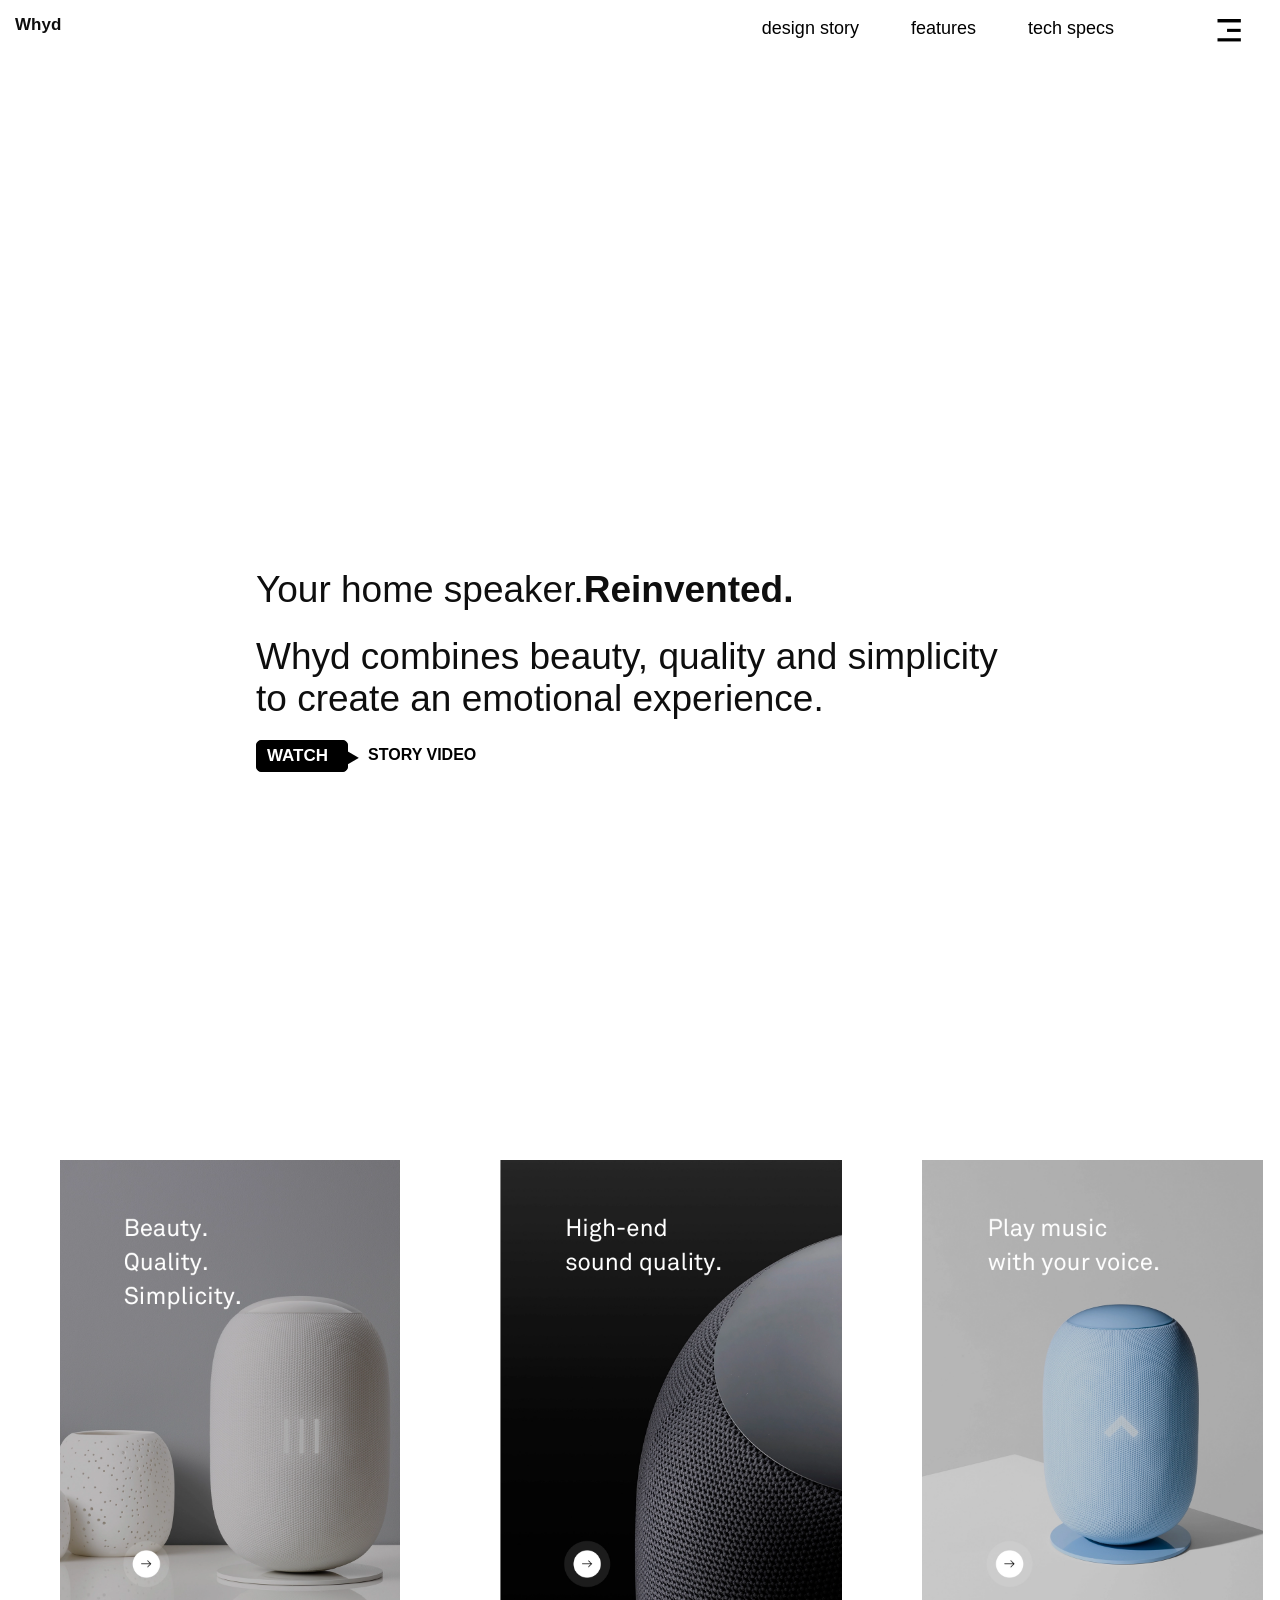
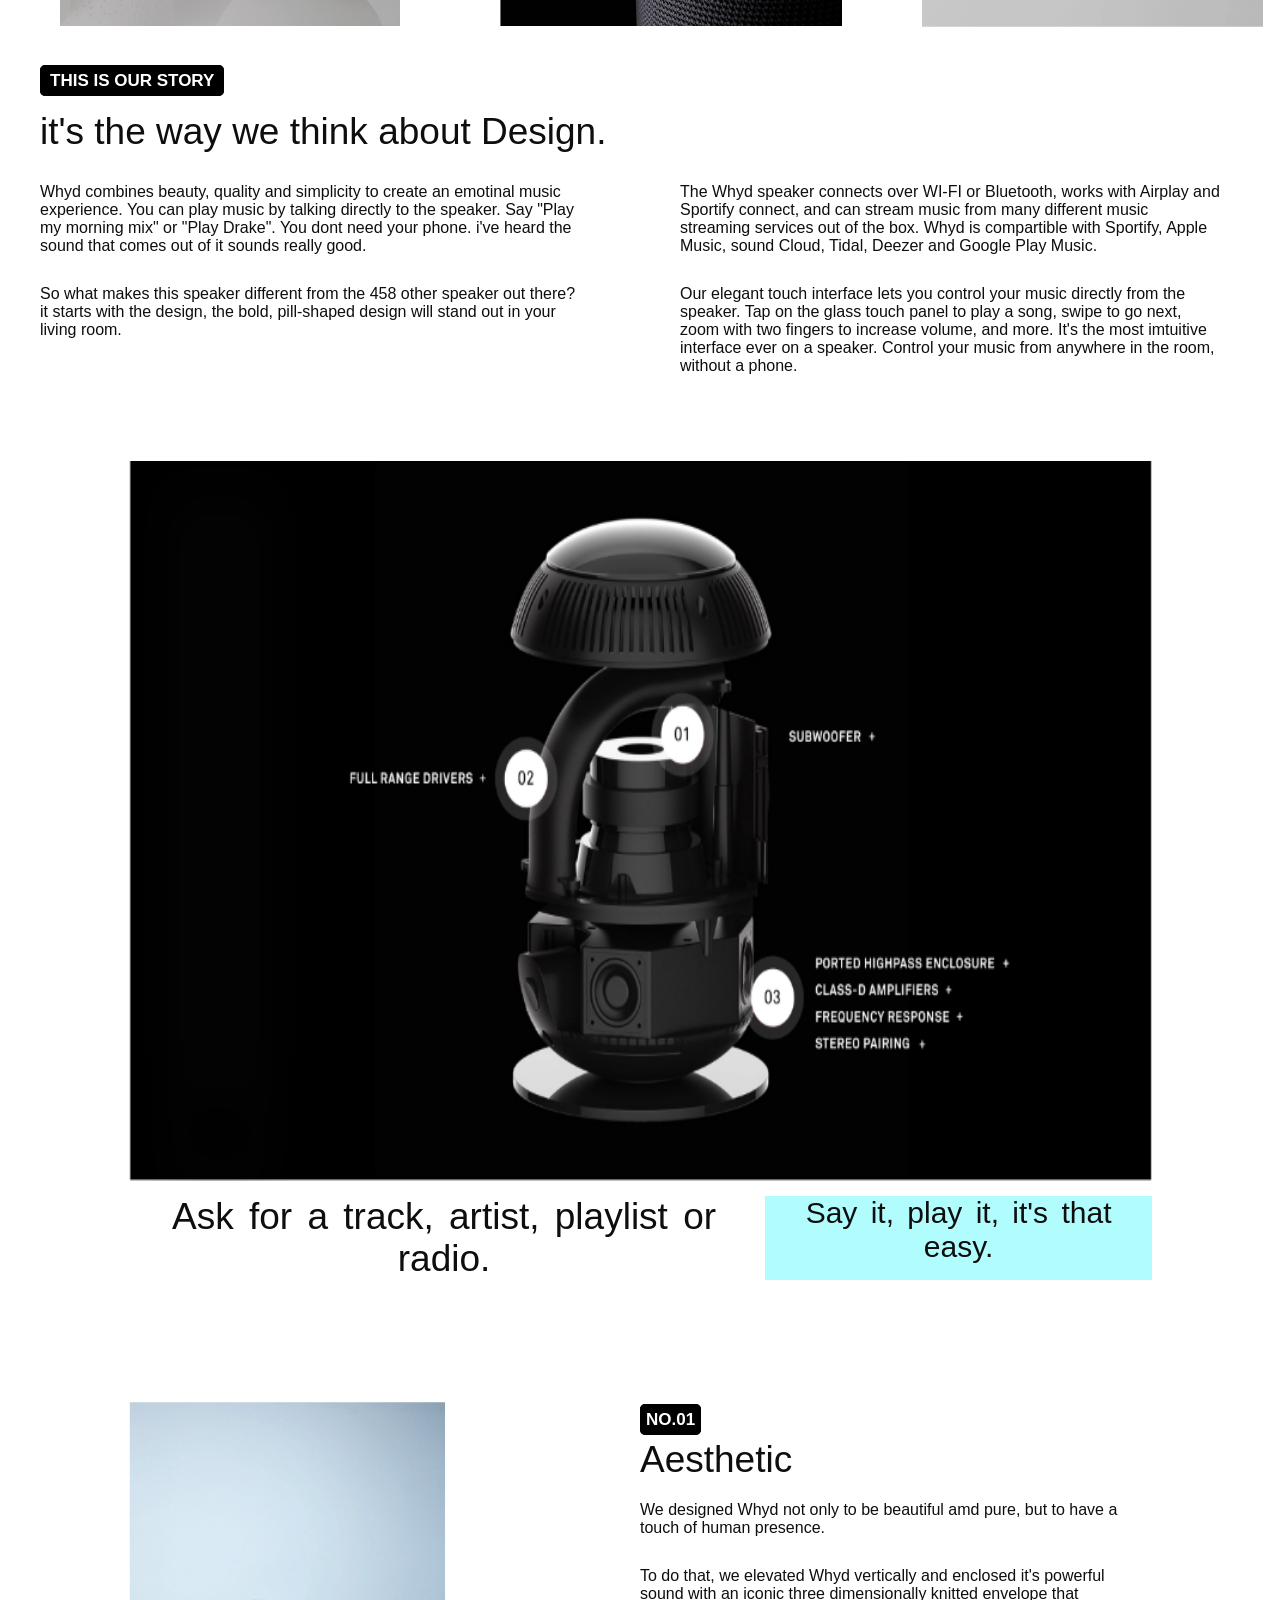
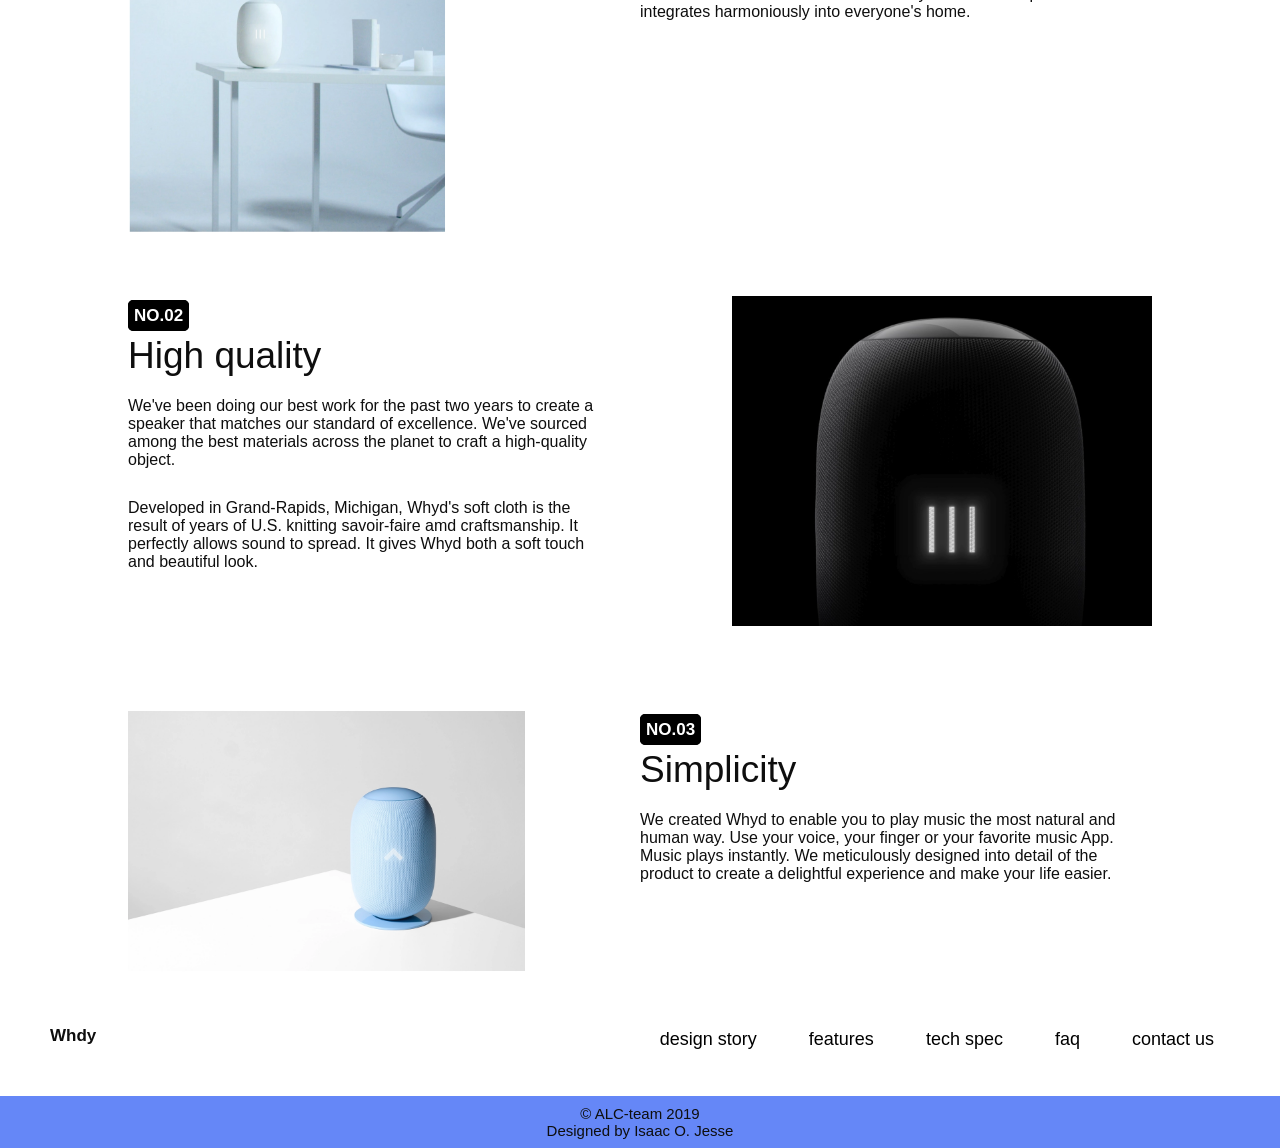
<file: index.html>
<!DOCTYPE html>
<html lang="en">
<head>
    <meta charset="UTF-8">
    <meta name="viewport" content="width=device-width, initial-scale=1.0">
    <meta http-equiv="X-UA-Compatible" content="ie=edge">
    <link rel="stylesheet" href="whyd.css">
    
    <title>Welcome to Whyd</title>
</head>
<body>
    
    <nav>
        <h2 class="text">Whyd</h2>
        <ul class="right">
            <a class="section-1-text3" href="#"><li class="nav">design story</li></a> 
            <a class="section-1-text3" href="#"><li class="nav">features</li></a> 
            <a class="section-1-text3" href="#"><li class="nav">tech specs</li></a> 
        </ul>
        <a href="#"><img class="nav-bar-icon" src="nav.png" alt="nav-bar icon"></a>
        
    </nav>

    <header>
        <p class="section-1-text">Your home speaker.<strong>Reinvented.</strong></p>
        <p class="section-1-text2">Whyd combines beauty, quality and simplicity to create an emotional experience.</p>
        <div class="links">
            <a href="#" class="section-1-link"><strong>WATCH</strong><img class="icon-image" src="icons8-play-24.png" alt=""></a>
            <a href="#" class="section-1-link2"><strong>STORY VIDEO</strong></a>
        </div>
    </header>

    <section class="section-2">
        <div class="grid-1">
            <a class="speaker-links" href="#">
                <img class="speaker-link1"src="speaker6.png" alt="whyd speaker logo">
            </a>
        </div>
        <div class="grid-2">
            <a class="speaker-links" href="#">
                <img class="speaker-link"src="speaker4.png" alt="whyd speaker logo">
            </a>
        </div>
        <div class="grid-3">
            <a class="speaker-links" href="#">
                <img class="speaker-link"src="speaker5.png" alt="whyd speaker logo">
            </a>
        </div>
    </section>

    <section class="section-3">
        <strong class="section-1-link3">THIS IS OUR STORY</strong>
        <p class="h6-text">it's the way we think about Design.</p>


        <div class="section-3-text">
            <div class="section-3-text-left">
                <p class="section-3-text-left1">
                    Whyd combines beauty, quality and simplicity to create an emotinal music experience. You can play music by talking directly to the speaker. Say "Play my morning mix" or "Play Drake". You dont need your phone. i've heard the sound that comes out of it sounds really good.
                </p>
                <p class="section-3-text-left2">So what makes this speaker different from the 458 other speaker out there? it starts with the design, the bold, pill-shaped design will stand out in your living room.</p>
            </div>
            
            <div class="section-3-text-right">
                <p class="section-3-text-right1">
                 The Whyd speaker connects over WI-FI or Bluetooth, works with Airplay and Sportify connect, and can stream music from many different music streaming services out of the box. Whyd is compartible with Sportify, Apple Music, sound Cloud, Tidal, Deezer and Google Play Music.
                </p>
                <p class="section-3-text-right2">
                  Our elegant touch interface lets you control your music directly from the speaker. Tap on the glass touch panel to play a song, swipe to go next, zoom with two fingers to increase volume, and more. It's the most imtuitive interface ever on a speaker. Control your music from anywhere in the room, without a phone.
                </p>
            </div>
        </div>    
    </section>

    <section class="section-4">
        <img class="section-4-img" src="speaker.png" alt="Whyd speakers">
       <div class="text2"><p class="h6-text2">Ask for a track, artist, playlist or radio. <p class="special-text">  Say it, play it, it's that easy.</p></p></div> 
    </section>

    <section class="section-5">
        
            <div class="section-5-left">
                <img class="section-5-img" src="speaker1.png" alt="Whyd speaker">
            </div>
       
        <div class="section-5-right">
            <strong class="section-1-textlink">NO.01</strong>
                <p class="h6-text3">Aesthetic</p>
                <p class="section-5-text-right1">
                    We designed Whyd not only to be beautiful amd pure, but to have a touch of human presence.
                </p>
                <p class="section-5-text-right2">
                    To do that, we elevated Whyd vertically and enclosed it's powerful sound with an iconic three dimensionally knitted envelope that integrates harmoniously into everyone's home.
                </p>

        </div>
        
    </section>
    <section class="section-6">
       
            <div class="section-6-left">
                <img class="section-6-img" src="speaker2.png" alt="Whyd speaker">
            </div>
            <div class="section-6-right">
                <strong class="section-1-textlink">NO.02</strong>
                <p class="h6-text3">High quality</p>
                <p class="section-6-text-right1">
                    We've been doing our best work for the past two years to create a speaker that matches our standard of excellence. We've sourced among the best materials across the planet to craft a high-quality object.
                </p>
                <p class="section-6-text-right2">
                    Developed in Grand-Rapids, Michigan, Whyd's soft cloth is the result of years of U.S. knitting savoir-faire amd craftsmanship. It perfectly allows sound to spread. It gives Whyd both a soft touch and beautiful look.
                </p>

            </div>
        
    </section>
    <section class="section-7">
          
                <div class="section-7-left">
                    <img class="section-7-img"  src="speaker3.png" alt="Whyd speaker">
                </div>
                <div class="section-7-right">
                    <strong class="section-1-textlink">NO.03</strong>
                    <p class="h6-text3">Simplicity</p>
                    <p class="section-7-text-right1">
                        We created Whyd to enable you to play music the most natural and human way. Use your voice, your finger or your favorite music App. Music plays instantly. We meticulously designed into detail of the product to create a delightful experience and make your life easier.
                    </p>
                    
    
                </div>
           
    </section>
    
<section class="footer-nav">
    <h3 class="text">Whdy</h3>
    <div class="grid-right">
        <ul class="grid-right-ul">
            <a class="section-1-text3" href="#"><li class="f-nav">design story</li></a> 
            <a class="section-1-text3" href="#"><li class="f-nav">features</li></a>
            <a class="section-1-text3" href="#"><li class="f-nav">tech spec</li></a>
            <a class="section-1-text3" href="#"><li class="f-nav">faq</li></a>
            <a class="section-1-text3" href="#"><li class="f-nav">contact us</li></a>
        </ul>
    </div>
</section>

    <footer class="footer">
            <h6></h6> 
            <p>&copy; ALC-team 2019</p>
            <p>Designed by Isaac O. Jesse</p>
        </footer>
 
</body>
</html>
</file>
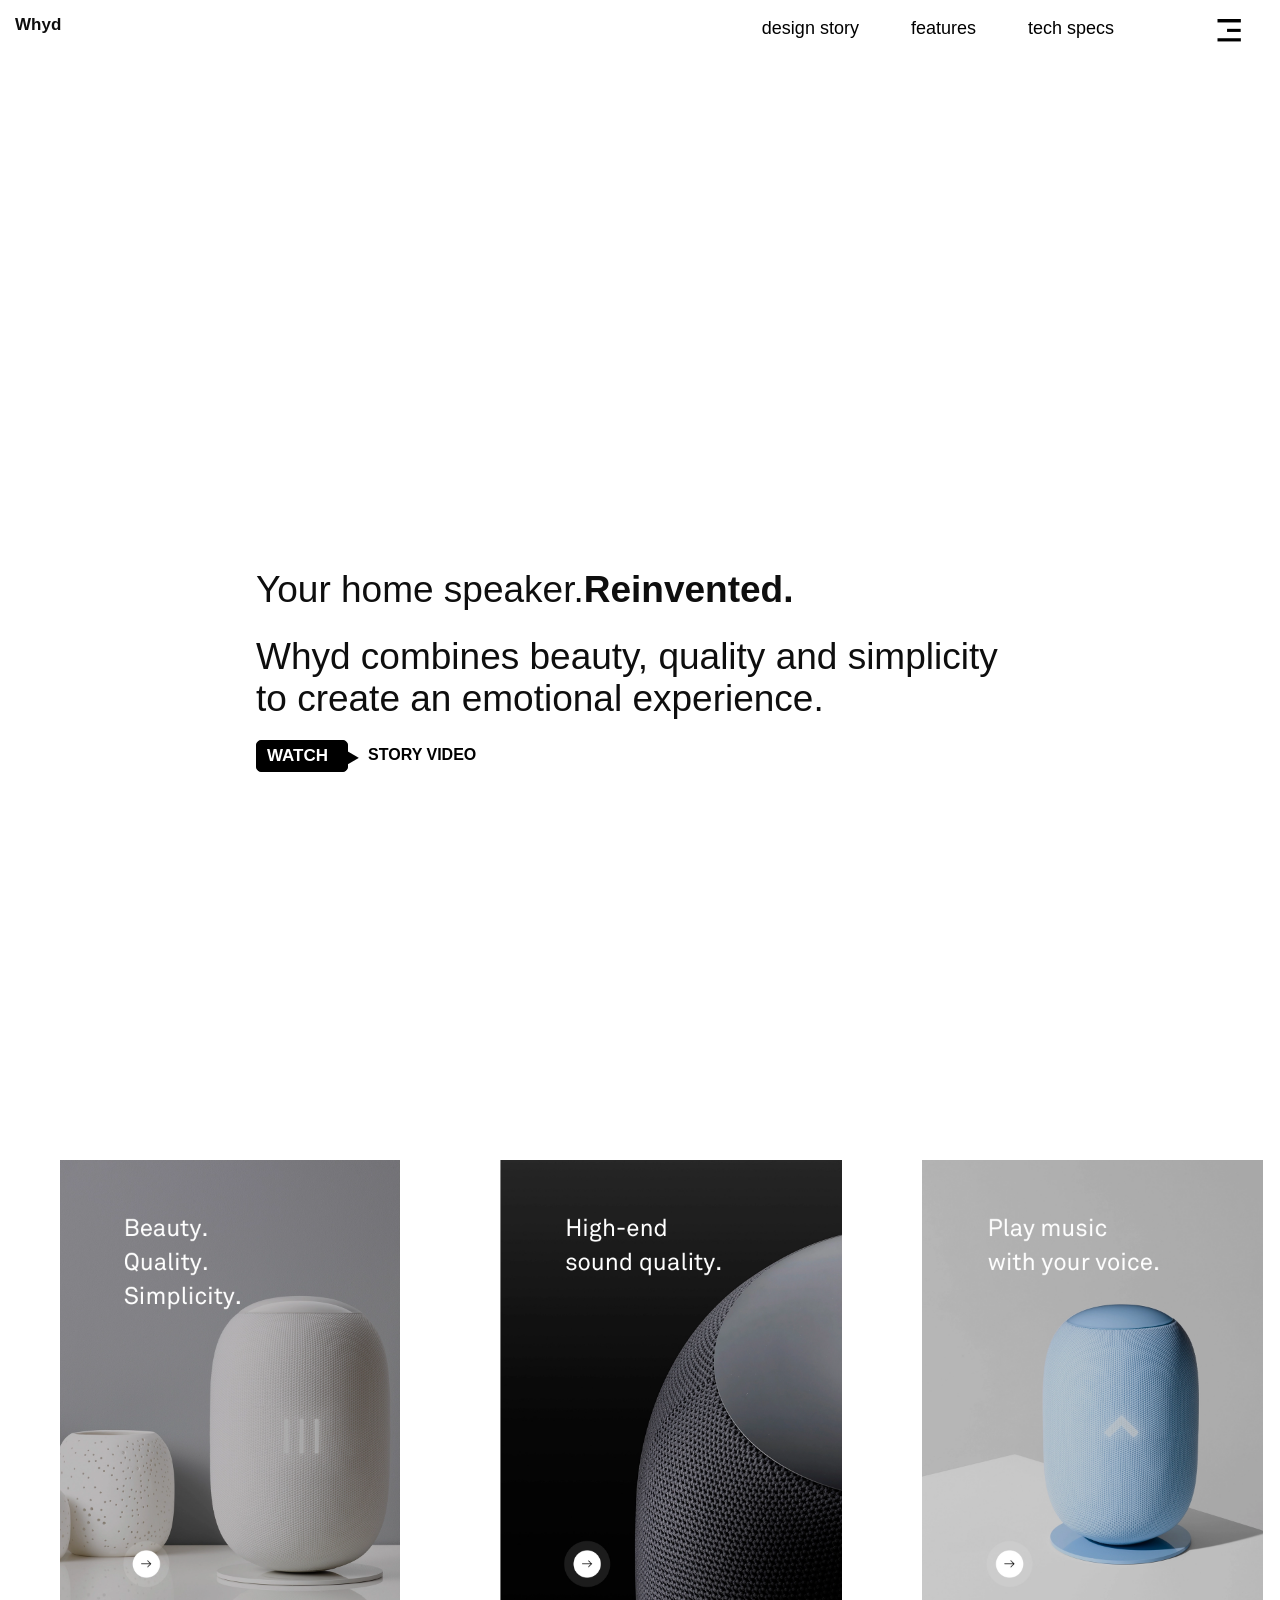
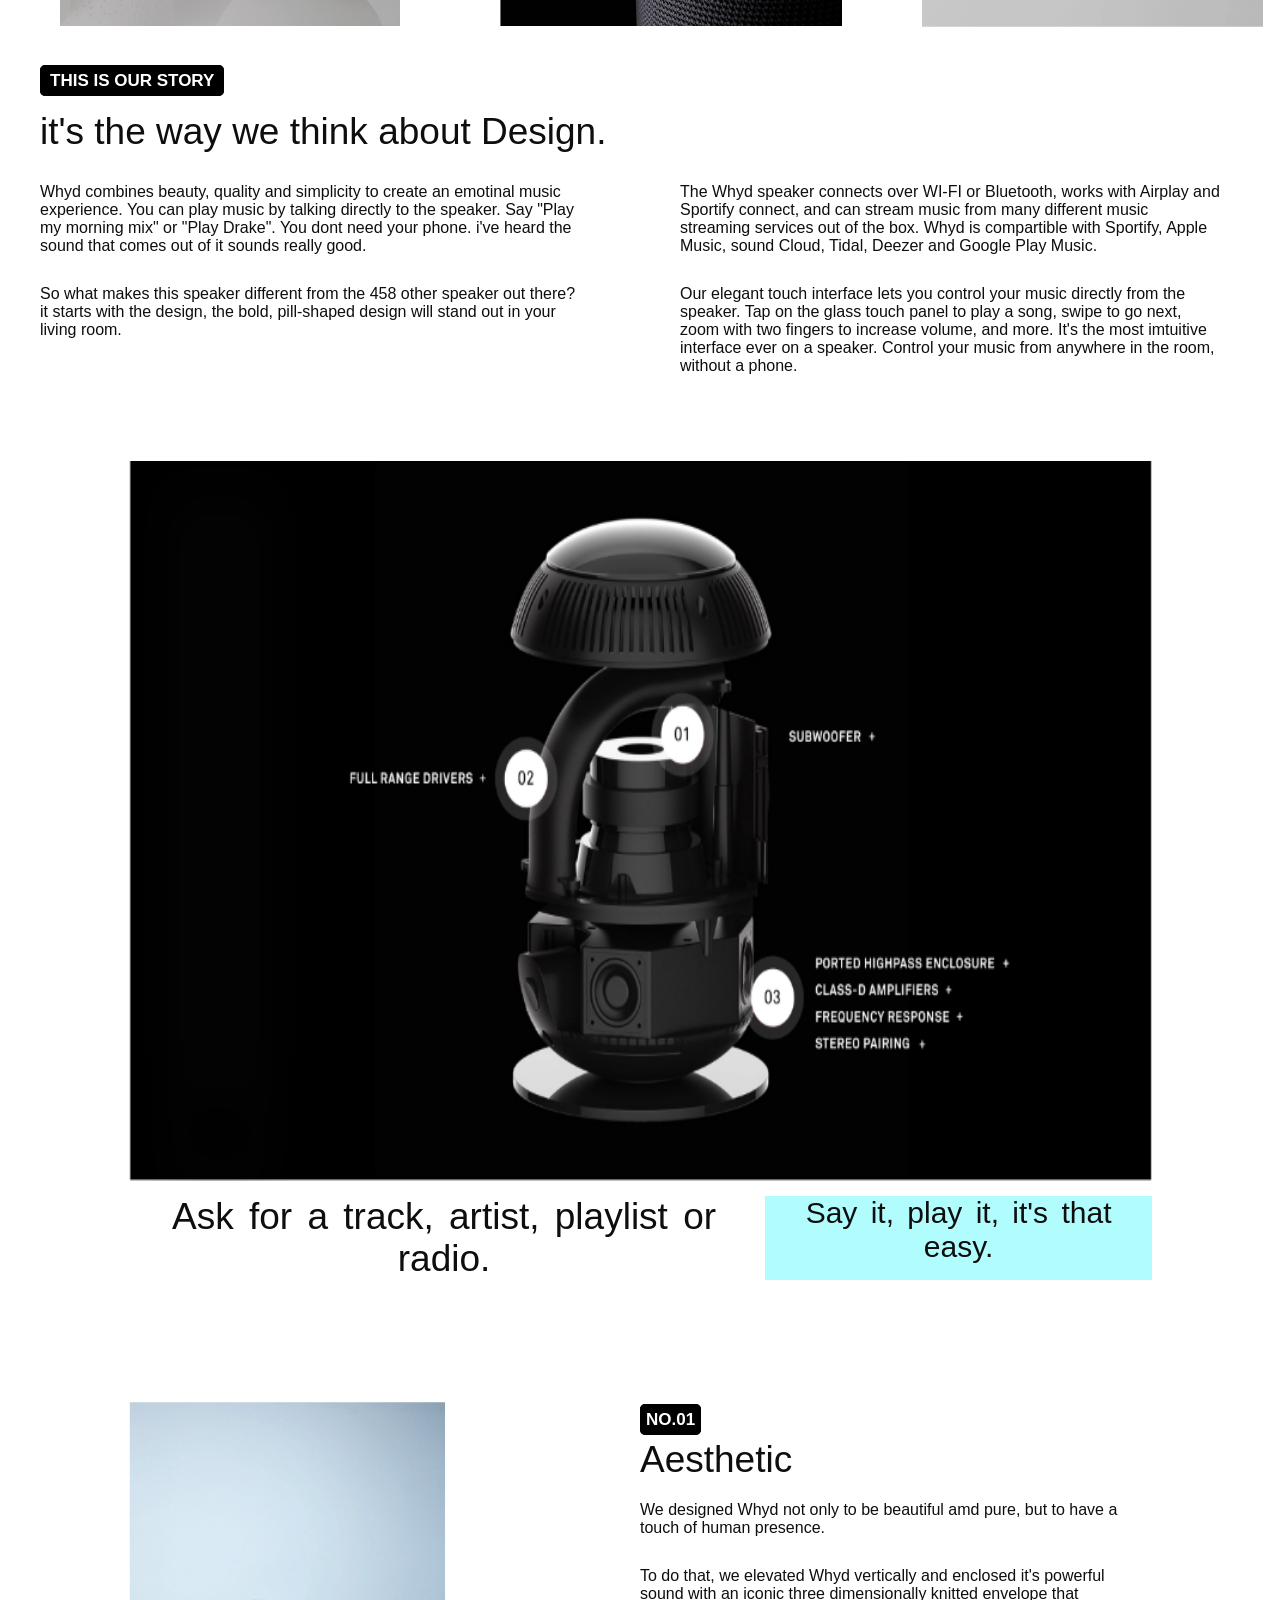
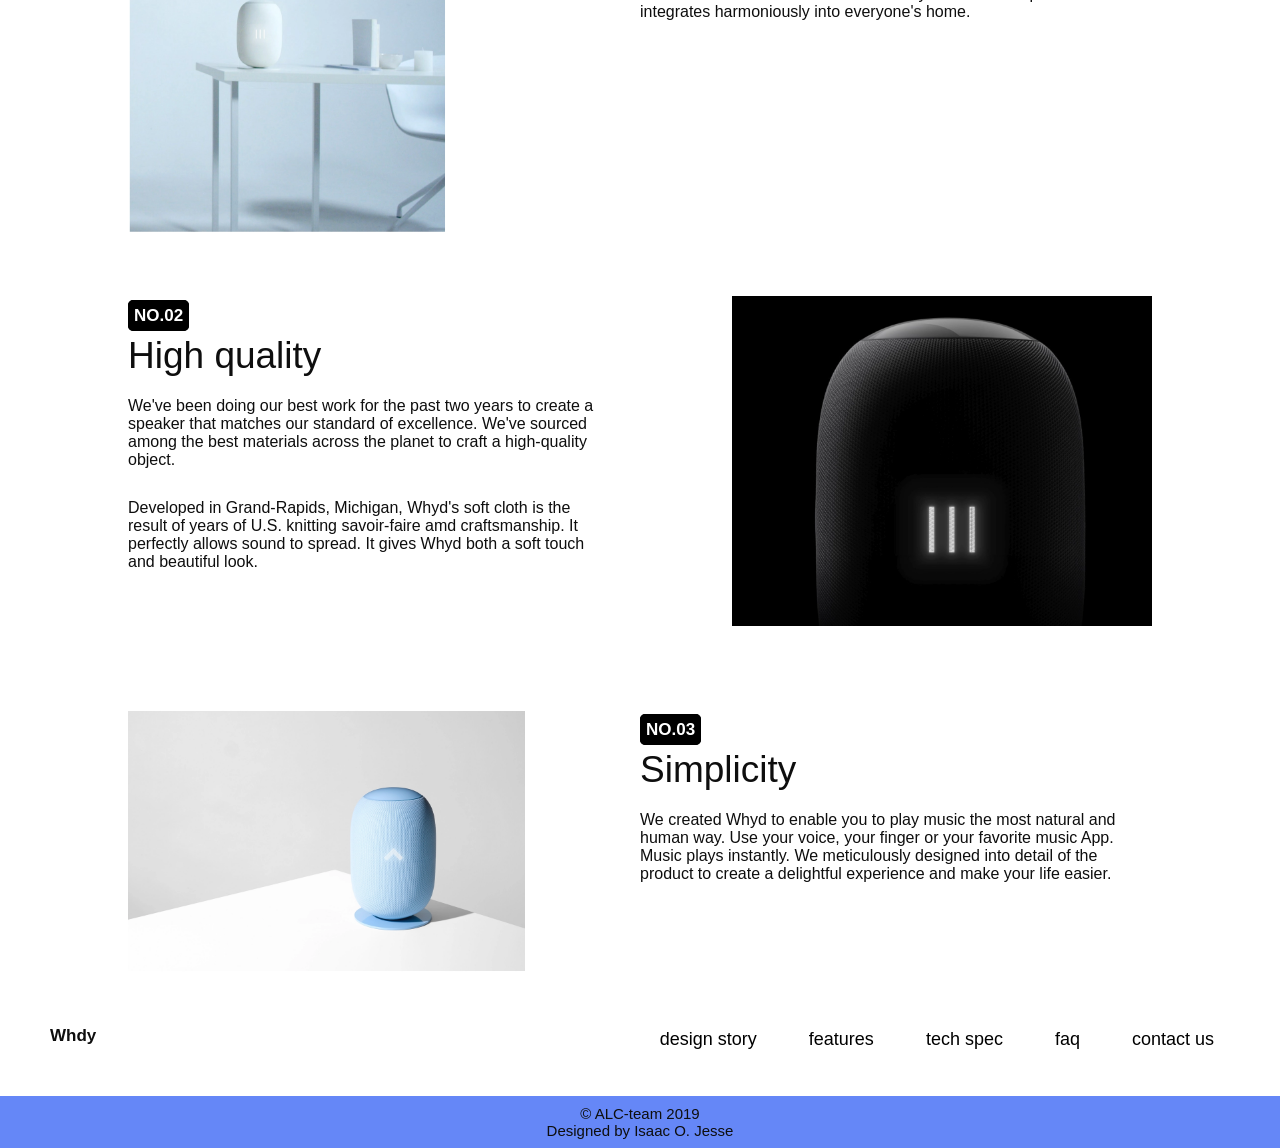
<file: whyd.html>
<!DOCTYPE html>
<html lang="en">
<head>
    <meta charset="UTF-8">
    <meta name="viewport" content="width=device-width, initial-scale=1.0">
    <meta http-equiv="X-UA-Compatible" content="ie=edge">
    <link rel="stylesheet" href="whyd.css">
    
    <title>Welcome to Whyd</title>
</head>
<body>
    
    <nav>
        <h2 class="text">Whyd</h2>
        <ul class="right">
            <a class="section-1-text3" href="#"><li class="nav">design story</li></a> 
            <a class="section-1-text3" href="#"><li class="nav">features</li></a> 
            <a class="section-1-text3" href="#"><li class="nav">tech specs</li></a> 
        </ul>
        <a href="#"><img class="nav-bar-icon" src="nav.png" alt="nav-bar icon"></a>
        
    </nav>

    <header>
        <p class="section-1-text">Your home speaker.<strong>Reinvented.</strong></p>
        <p class="section-1-text2">Whyd combines beauty, quality and simplicity to create an emotional experience.</p>
        <div class="links">
            <a href="#" class="section-1-link"><strong>WATCH</strong><img class="icon-image" src="icons8-play-24.png" alt=""></a>
            <a href="#" class="section-1-link2"><strong>STORY VIDEO</strong></a>
        </div>
    </header>

    <section class="section-2">
        <div class="grid-1">
            <a class="speaker-links" href="#">
                <img class="speaker-link"src="speaker6.png" alt="whyd speaker logo">
            </a>
        </div>
        <div class="grid-2">
            <a class="speaker-links" href="#">
                <img class="speaker-link"src="speaker4.png" alt="whyd speaker logo">
            </a>
        </div>
        <div class="grid-3">
            <a class="speaker-links" href="#">
                <img class="speaker-link"src="speaker5.png" alt="whyd speaker logo">
            </a>
        </div>
    </section>

    <section class="section-3">
        <strong class="section-1-link3">THIS IS OUR STORY</strong>
        <p class="h6-text">it's the way we think about Design.</p>


        <div class="section-3-text">
            <div class="section-3-text-left">
                <p class="section-3-text-left1">
                    Whyd combines beauty, quality and simplicity to create an emotinal music experience. You can play music by talking directly to the speaker. Say "Play my morning mix" or "Play Drake". You dont need your phone. i've heard the sound that comes out of it sounds really good.
                </p>
                <p class="section-3-text-left2">So what makes this speaker different from the 458 other speaker out there? it starts with the design, the bold, pill-shaped design will stand out in your living room.</p>
            </div>
            
            <div class="section-3-text-right">
                <p class="section-3-text-right1">
                 The Whyd speaker connects over WI-FI or Bluetooth, works with Airplay and Sportify connect, and can stream music from many different music streaming services out of the box. Whyd is compartible with Sportify, Apple Music, sound Cloud, Tidal, Deezer and Google Play Music.
                </p>
                <p class="section-3-text-right2">
                  Our elegant touch interface lets you control your music directly from the speaker. Tap on the glass touch panel to play a song, swipe to go next, zoom with two fingers to increase volume, and more. It's the most imtuitive interface ever on a speaker. Control your music from anywhere in the room, without a phone.
                </p>
            </div>
        </div>    
    </section>

    <section class="section-4">
        <img class="section-4-img" src="speaker.png" alt="Whyd speakers">
       <div class="text2"><p class="h6-text2">Ask for a track, artist, playlist or radio. <p class="special-text">  Say it, play it, it's that easy.</p></p></div> 
    </section>

    <section class="section-5">
        
            <div class="section-5-left">
                <img src="speaker1.png" alt="Whyd speaker">
            </div>
       
        <div class="section-5-right">
            <strong class="section-1-textlink">NO.01</strong>
                <p class="h6-text3">Aesthetic</p>
                <p class="section-5-text-right1">
                    We designed Whyd not only to be beautiful amd pure, but to have a touch of human presence.
                </p>
                <p class="section-5-text-right2">
                    To do that, we elevated Whyd vertically and enclosed it's powerful sound with an iconic three dimensionally knitted envelope that integrates harmoniously into everyone's home.
                </p>

        </div>
        
    </section>
    <section class="section-6">
       
            <div class="section-6-left">
                <img src="speaker2.png" alt="Whyd speaker">
            </div>
            <div class="section-6-right">
                <strong class="section-1-textlink">NO.02</strong>
                <p class="h6-text3">High quality</p>
                <p class="section-6-text-right1">
                    We've been doing our best work for the past two years to create a speaker that matches our standard of excellence. We've sourced among the best materials across the planet to craft a high-quality object.
                </p>
                <p class="section-6-text-right2">
                    Developed in Grand-Rapids, Michigan, Whyd's soft cloth is the result of years of U.S. knitting savoir-faire amd craftsmanship. It perfectly allows sound to spread. It gives Whyd both a soft touch and beautiful look.
                </p>

            </div>
        
    </section>
    <section class="section-7">
          
                <div class="section-7-left">
                    <img src="speaker3.png" alt="Whyd speaker">
                </div>
                <div class="section-7-right">
                    <strong class="section-1-textlink">NO.03</strong>
                    <p class="h6-text3">Simplicity</p>
                    <p class="section-7-text-right1">
                        We created Whyd to enable you to play music the most natural and human way. Use your voice, your finger or your favorite music App. Music plays instantly. We meticulously designed into detail of the product to create a delightful experience and make your life easier.
                    </p>
                    
    
                </div>
           
    </section>
    
<section class="footer-nav">
    <h3 class="text">Whdy</h3>
    <div class="grid-right">
        <ul class="grid-right-ul">
            <a class="section-1-text3" href="#"><li class="f-nav">design story</li></a> 
            <a class="section-1-text3" href="#"><li class="f-nav">features</li></a>
            <a class="section-1-text3" href="#"><li class="f-nav">tech spec</li></a>
            <a class="section-1-text3" href="#"><li class="f-nav">faq</li></a>
            <a class="section-1-text3" href="#"><li class="f-nav">contact us</li></a>
        </ul>
    </div>
</section>

    <footer class="footer">
            <h6></h6> 
            <p>&copy; ALC-team 2019</p>
            <p>Designed by Isaac O. Jesse</p>
        </footer>
 
</body>
</html>
</file>
<file: whyd.css>
*{
    margin: 0;
    padding:0;
}

body{
    background-color:  white;
    color:  #0e0e0e;
    font-family: 'Segoe UI', Tahoma, Geneva, Verdana, sans-serif;
}


nav{
    display: flex;
    flex-direction: row;
    padding: 15px;
   
    height: 40px;
}

.right{
    position: absolute;
    right: 100px;
    display: inline-flex;
    list-style: none;
    margin-right: 40px;
    
}

.text{
    font-size: 17px;
}

.nav{
    margin: 0px 20px;
    font-size: 18px; 
}

.nav-bar-icon{
    position: absolute;
    top: 17px;
    right: 18px;
    height: 25px;
    width: 25px;
    margin-right: 20px;
}

.icon-image{
    position: absolute;
    left: 330px;
    margin-left: 10px;
}

header{
    align-content: center;
    justify-content: center;
    height: 100vh;
    width: 60%;
    margin: auto;
    margin-top: 150px;
    font-size: 37px;
}

.section-1-text{
    margin-bottom: 25px;
}

.section-1-link{
    margin-top: 20px;
    font-size: 17px;
    border: 1px solid black;
    border-radius: 5px;
    padding: 5px 19px 5px 10px;
    background-color: black;
    color: white;
    text-decoration: none;
}

.section-1-textlink{
    margin-top: 20px;
    font-size: 17px;
    border: 1px solid black;
    border-radius: 5px;
    padding: 5px;
    background-color: black;
    color: white;
    text-decoration: none;
}

.section-1-link2{
    margin-top: 20px;
    font-size: 16px;
    border: 1px solid white;
    border-radius: 5px;
    padding: 5px 9px;
    color: black;
    text-decoration: none;
    margin-left: 10px;
}

.section-1-link2:hover{
    border: 1px solid black;
    background: black;
    color: white;
    transition: all 0.5s;
}

.section-1-link:hover{
    border: 1px solid white;
    background: white;
    color: black;
    transition: all 0.5s;
}


.section-1-text3{
   
    font-size: 18px;
    border: 1px solid white;
    border-radius: 5px;
    padding: 2px 5px;
    color: black;
    text-decoration: none;
    
}

.section-1-text3:hover{
    border: 1px solid black;
    background: black;
    color: white;
    transition: all 0.5s;
}

.links{
    display: flex;
    flex-direction: row;
}

.section-2{
    display: grid;
    grid-template-columns: 1fr 1fr 1fr;
   
}
.grid-1{
   
    margin: 40px 60px;
}
.grid-2{
    
    margin: 40px;
}
.grid-3{
   
    margin: 40px;
}

.speaker-link:hover{
    opacity: 0.5;
    transition: all 0.5s;

}

.section-1-link3{
    margin: 40px;
    font-size: 17px;
    border: 1px solid black;
    border-radius: 5px;
    padding: 5px 9px;
    background-color: black;
    color: white;
    text-decoration: none;
}

.h6-text{
    font-size: 37px;
    margin: 20px 40px;
}

.h6-text2{
    font-size: 37px;
}

.h6-text3{
    font-size: 37px;
    margin-top: 9px;
}

.section-3-text{
    margin: 30px 40px 45px 40px;
    display: grid;
    grid-template-columns: 1fr 1fr;
    align-content: center;
    justify-content: center;
    

    
}

.section-3-text-left2 {
    margin-top: 30px;
}

.section-3-text-left{
    margin-right: 40px;
    width: 90%;
    
}

.section-3-text-right{
   margin-left: 40px;
   width: 90%;
}

.section-3-text-right2{
    margin-top: 30px;
}

.section-4{
    height: 100vh;
    display: flex;
    flex-direction: column;
    justify-content: center;
    align-content: center;
    margin: auto;
    width: 80%;
}

.section-4-img{
    height: 80vh;
}

.text2{
    display: flex;
    justify-content: center;
    align-content: center;
    text-align: center;
    word-spacing: 5px;
    margin-top: 15px;
}

.special-text{
    font-size: 30px;
    margin-left: 5px;
    padding: 0 5px;
    background: rgb(177, 253, 253);
}

.section-5{
    display: grid;
    grid-template-columns: 1fr 1fr;
    margin: auto;
    margin-top: 80px;
    width: 80%;
   
    

}

.section-5-right{
    margin-top: 10px;
}

.section-5-text-right1{
    margin-top: 20px;

}




.section-5-text-right2{
    margin-top: 30px;
}

.section-6{
    display: grid;
    grid-template-columns: 1fr 1fr;
    margin: auto;
    margin-top: 60px;
    width: 80%;
  
    

}

.section-6-left{
   order: 2;
   margin-left: 119px;
}

.section-6-right{
    order: 1;
    margin-top: 10px;
    
}

.section-6-text-right1{
    margin-top: 20px;

}

.section-6-text-right2{
    margin-top: 30px;
}

.section-7{
    display: grid;
    grid-template-columns: 1fr 1fr;
    margin: auto;
    margin-top: 80px;
    width: 80%;
   
    

}

.section-7-right{
    margin-top: 10px;
}

.section-7-text-right1{
    margin-top: 20px;

}

.footer-nav{
    display: grid;
    grid-template-columns: 1fr 1fr;
    margin: 50px;

}

.grid-right{
    position: absolute;
    right: 40px;
}

.grid-right-ul{
    display: inline-flex;
    list-style: none;
}

.f-nav{
    margin: 0px 20px;
    font-size: 18px; 
}

.footer{
    justify-content: center;
    align-content: center;
    text-align: center;
    background: rgb(101, 135, 247);
    font-size: 15px;
    padding: 9px;
}


@media(max-width:900px){
    .right{
        display: none;
    }

    nav{
        display: flex;
        flex-direction: row;
        padding: 15px;
       
        height: 40px;
    }

    header{
    font-size: 20px;
    margin-top: 20px;
    height: 70vh;
    display: flex;
    flex-direction: column;
    justify-content:center;
    align-items: center;
    text-align: center;
    color: rgba(0, 0, 0, 0.829);
    }
    
    .icon-image{
       display: none;
    }

    
    .section-1-link{
        margin-top: 20px;
        font-size: 17px;
        border: 1px solid black;
        border-radius: 5px;
        padding: 5px 19px 5px 10px;
        background-color: black;
        color: white;
        text-decoration: none;
    }
    
    .section-1-textlink{
        margin-top: 20px;
        font-size: 15px;
        border: 1px solid black;
        border-radius: 5px;
        padding: 5px;
        background-color: black;
        color: white;
        text-decoration: none;
    }
    
    .section-1-link2{
        margin-top: 20px;
        font-size: 15px;
        border: 1px solid white;
        border-radius: 5px;
        padding: 5px 9px;
        color: black;
        text-decoration: none;
        margin-left: 10px;
    }
    
    .section-1-link2:hover{
        border: 1px solid black;
        background: black;
        color: white;
        transition: all 0.5s;
    }
    
    .section-1-link:hover{
        border: 1px solid white;
        background: white;
        color: black;
        transition: all 0.5s;
    }
    
    
    .section-1-text3{
       
        font-size: 18px;
        border: 1px solid white;
        border-radius: 5px;
       
        color: black;
        text-decoration: none;
        
    }
    
    .section-1-text3:hover{
        border: 1px solid black;
        background: black;
        color: white;
        transition: all 0.5s;
    }
    
    .links{
        display: flex;
        flex-direction: row;
    }
    
    .section-2{
        display: grid;
    grid-template-columns: 1fr;
    justify-content:center;
    align-items: center;
    text-align: center;
       
    }
    .grid-1{
        margin-top: 30px;
        padding: 0px
    }
    .grid-2{
       margin-top: 15px;
       padding: 0px;
    }
    .grid-3{
        margin-top: 15px;
        padding: 0px;
    }
    
    .speaker-link:hover{
        opacity: 0.5;
        transition: all 0.5s;
    
    }

    .speaker-link{
        width:50%;
        height: 50%;
       
    }

    .speaker-link1{
        width:52%;
        height: 50%;
    }
    
    .section-1-link3{
        margin: 40px;
        font-size: 10px;
        border: 1px solid black;
        border-radius: 5px;
        padding: 5px 9px;
        background-color: black;
        color: white;
        text-decoration: none;
    }
    
    .h6-text{
        font-size: 20px;
        margin: 20px 40px;
    }
    
    .h6-text2{
        font-size: 12px;
    }
    
    .h6-text3{
        font-size: 20px;
        margin-top: 9px;
    }

    
    
    .section-3-text{
        width: 90%;
        margin: 0;
        display: flex;
        flex-direction: column;
    }
    
    .section-3-text-left2 {
       margin-bottom: 30px;
       margin-top: 15px;
    }
    
    .section-3-text-left{
        margin-left: 40px;
        margin-bottom: 20px;
        font-size: 13px;
    }
    
    .section-3-text-right{
        margin-left: 40px;
        font-size: 13px;
        
    }
    
    .section-3-text-right2{
        margin-bottom: 40px;
        margin-top: 15px;
    }
    
    .section-4{
        display: flex;
        flex-direction: column;
        justify-content: center;
        align-content: center;
        text-align: center;
        height: 50vh;
    }
    
    .section-4-img{
        height: 70%;
    }
    
    .text2{
        display: flex;
        flex-direction: row;
        justify-content: center;
        align-content: center;
        text-align: center;
        word-spacing: 0.5px;
        margin-top: 10px;
        width: 105%;
       
    }
    
    .special-text{
        font-size: 12px;
        margin-left: 5px;
        padding: 1px 5px;
        background: rgb(177, 253, 253);
        margin-bottom: 10px;
    }
    
    .section-5{
        display: grid;
        grid-template-columns: 1fr;
        margin-top: 60px;
        width: 80%;
    }
    
    .section-5-img{
        width: 60%;
        height: 60%;
        margin-left: 50px;
    }

    .section-5-right{
       margin-top: 30px;
    }
    
    .section-5-text-right1{
        margin-top: 20px;
        font-size: 15px;
    }
    
    .section-5-text-right2{
        margin-top: 15px;
        font-size: 15px;
    }
    
    .section-6{
        display: grid;
        grid-template-columns: 1fr;
        margin-top: 60px;
        width: 80%;
    }

    .section-6-img{
        width: 90%;
        width: 90%;
        margin-left: 10px;
    }
    
    .section-6-left{
       order: 1;
       margin-left: 50px;
    }
    
    .section-6-right{
        order: 2;
        margin-top: 30px;
        
    }
    
    .section-6-text-right1{
        margin-top: 20px;
        font-size: 15px;
    }
    
    .section-6-text-right2{
        margin-top: 15px;
        font-size: 15px;
    }
    
    .section-7{
        display: grid;
        grid-template-columns: 1fr;
        margin-top: 60px;
        width: 80%;
    }
    
    .section-7-img{
        width: 80%;
        margin-left: 50px;
    }
    
    .section-7-right{
        margin-top: 30px;
     }
     
     .section-7-text-right1{
         margin-top: 20px;
         font-size: 15px;
     }
     
    
    .footer-nav{
        display: flex;
        flex-direction: column;
        margin: 40px 40px 200px 40px;
       
    }
    
    .grid-right{
        position: absolute;
        left: 25px;
        display: flex;
        flex-direction: column;
        margin-top: 30px;
    }
    
    .grid-right-ul{
        display: flex;
        flex-direction: column;
        list-style: none;
    }
    
    .f-nav{
        
        font-size: 18px; 
    }
    
    .footer{
        justify-content: center;
        align-content: center;
        text-align: center;
        background: rgb(101, 135, 247);
        font-size: 15px;
        padding: 9px;
    }
}
</file>
